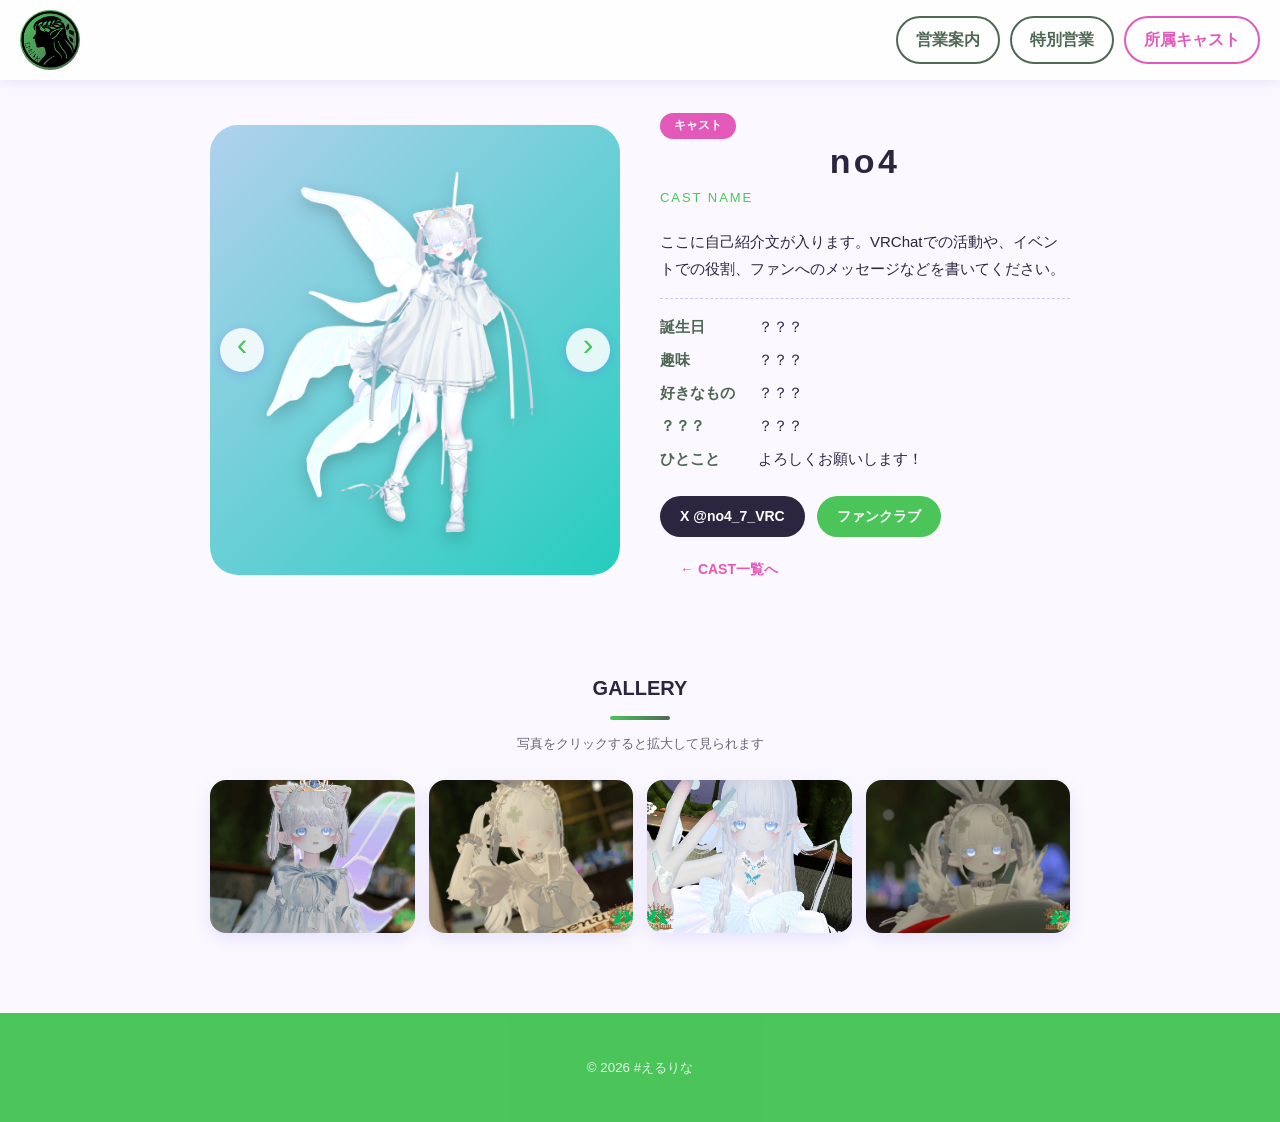
<file: no4.html>
<!DOCTYPE html>
<html lang="ja">
<head>
<meta charset="UTF-8">
<meta name="viewport" content="width=device-width, initial-scale=1">
<title>no4 | えるりな</title>
<link rel="stylesheet" href="style.css">
</head>
<body>
<header>
  <a class="home" href="index.html" aria-label="ホーム">
    <img src="hp_photo/a75024626c5015ea.png" alt="アイコン" width="60" height="60">
  </a>
  <nav>
    <a class="rl" href="index.html#regular">営業案内</a>
    <a class="sp" href="index.html#special">特別営業</a>
    <a class="cast1" href="index.html#cast">所属キャスト</a>
  </nav>
</header>

<main class="profile">
  <div class="p-photo slider">
    <!-- 写真を増やす: input と slide をそれぞれ1つ追加し、矢印のfor番号を揃える -->
    <input type="radio" name="pose" id="pose1" checked>
    <input type="radio" name="pose" id="pose2">
    <input type="radio" name="pose" id="pose3">
    <div class="slide">
      <img src="no4/game_screenshot_render_20260821_231647_alpha.png" alt="キャスト名 1">
      <label class="arrow prev" for="pose3" aria-label="前の写真">&#8249;</label>
      <label class="arrow next" for="pose2" aria-label="次の写真">&#8250;</label>
    </div>
    <div class="slide">
      <img src="no4/game_screenshot_render_20260821_231816_alpha.png" alt="キャスト名 2">
      <label class="arrow prev" for="pose1" aria-label="前の写真">&#8249;</label>
      <label class="arrow next" for="pose3" aria-label="次の写真">&#8250;</label>
    </div>
    <div class="slide">
      <img src="no4/game_screenshot_render_20260821_231433_alpha.png" alt="キャスト名 3">
      <label class="arrow prev" for="pose2" aria-label="前の写真">&#8249;</label>
      <label class="arrow next" for="pose1" aria-label="次の写真">&#8250;</label>
    </div>
  </div>
  <div class="p-body">
    <span class="tag">キャスト</span>
    <h1>no4</h1>
    <span class="en">CAST NAME</span>
    <p class="p-msg">ここに自己紹介文が入ります。VRChatでの活動や、イベントでの役割、ファンへのメッセージなどを書いてください。</p>
    <dl>
      <dt>誕生日</dt><dd>？？？</dd>
      <dt>趣味</dt><dd>？？？</dd>
      <dt>好きなもの</dt><dd>？？？</dd>
      <dt>？？？</dt><dd>？？？</dd>
      <dt>ひとこと</dt><dd>よろしくお願いします！</dd>
    </dl>
    <div class="p-links">
      <a href="https://x.com/no4_7_VRC" target="_blank" rel="noopener" >X @no4_7_VRC</a>
      <a href="#" target="_blank" rel="noopener" class="fan">ファンクラブ</a>
      <a href="index.html#cast">&larr; CAST一覧へ</a>
    </div>
  </div>
  <section class="gallery" id="gallery">
    <h2>GALLERY</h2>
    <p class="g-note">写真をクリックすると拡大して見られます</p>
    <div class="g-grid">
      <!-- 写真を増やす: サムネ行と、下の拡大用ブロックをそれぞれコピーし、番号(photoN)を揃える -->
      <a class="g-item" href="#photo1"><img src="no4/VRChat_2026-09-15_22-15-17.698_3840x2160.png" alt="写真1"></a>
      <a class="g-item" href="#photo2"><img src="no4/VRChat_2026-08-11_22-50-49.451_2560x1440.png" alt="写真2"></a>
      <a class="g-item" href="#photo3"><img src="no4/VRChat_2026-06-23_22-13-39.093_3840x2160.png" alt="写真3"></a>
      <a class="g-item" href="#photo4"><img src="no4/VRChat_2026-08-11_22-13-59.887_2560x1440.png" alt="写真4"></a>
    </div>
    <div class="lb" id="photo1">
      <a class="lb-bg" href="#gallery" aria-label="閉じる"></a>
      <img src="no4/VRChat_2026-09-15_22-15-17.698_3840x2160.png" alt="写真1">
      <a class="lb-close" href="#gallery" aria-label="閉じる">&times;</a>
      <a class="lb-prev" href="#photo4" aria-label="前へ">&#8249;</a>
      <a class="lb-next" href="#photo2" aria-label="次へ">&#8250;</a>
    </div>
    <div class="lb" id="photo2">
      <a class="lb-bg" href="#gallery" aria-label="閉じる"></a>
      <img src="no4/VRChat_2026-08-11_22-50-49.451_2560x1440.png" alt="写真2">
      <a class="lb-close" href="#gallery" aria-label="閉じる">&times;</a>
      <a class="lb-prev" href="#photo1" aria-label="前へ">&#8249;</a>
      <a class="lb-next" href="#photo3" aria-label="次へ">&#8250;</a>
    </div>
    <div class="lb" id="photo3">
      <a class="lb-bg" href="#gallery" aria-label="閉じる"></a>
      <img src="no4/VRChat_2026-06-23_22-13-39.093_3840x2160.png" alt="写真3">
      <a class="lb-close" href="#gallery" aria-label="閉じる">&times;</a>
      <a class="lb-prev" href="#photo2" aria-label="前へ">&#8249;</a>
      <a class="lb-next" href="#photo4" aria-label="次へ">&#8250;</a>
    </div>
    <div class="lb" id="photo4">
      <a class="lb-bg" href="#gallery" aria-label="閉じる"></a>
      <img src="no4/VRChat_2026-08-11_22-13-59.887_2560x1440.png" alt="写真4">
      <a class="lb-close" href="#gallery" aria-label="閉じる">&times;</a>
      <a class="lb-prev" href="#photo3" aria-label="前へ">&#8249;</a>
      <a class="lb-next" href="#photo1" aria-label="次へ">&#8250;</a>
    </div>
  </section>
</main>

<footer><small>&copy; 2026 #えるりな</small></footer>
</body>
</html>
</file>
<file: style.css>
:root{--main:#28ba39d4;--sub:#0a2d0fb7;--bg:#fbf9ff;--text:#2b2540;--card:#fff;--card2:#230808;--cast:#e359ba;--cast2:#25eb6eca;--cast3:#7ab47e;}
*{box-sizing:border-box;margin:0;padding:0}
html{scroll-behavior:smooth;scroll-padding-top:70px}
body{font-family:"Hiragino Sans","Noto Sans JP",sans-serif;background:var(--bg);color:var(--text);line-height:1.8}
a{color:inherit;text-decoration:none}

/* ヘッダー（スクロールしても追従） */
header{position:fixed;top:0;left:0;right:0;z-index:100;height:80px;display:flex;justify-content:space-between;align-items:center;padding:0 20px;background:rgba(255, 255, 255, 0.724);backdrop-filter:blur(8px);box-shadow:0 2px 12px rgba(124,92,255,.15)}
.home{width:60px;height:60px;border-radius:50%;background:linear-gradient(135deg,var(--main),var(--sub));display:grid;place-items:center}
.home svg{width:26px;height:26px;fill:#fff}
nav{display:flex;gap:10px}
nav a.rl{padding:8px 18px;border-radius:999px;font-weight:700;font-size:16px;border:2px solid var(--sub);color:var(--sub);transition:.2s}
nav a.sp{padding:8px 18px;border-radius:999px;font-weight:700;font-size:16px;border:2px solid var(--sub);color:var(--sub);transition:.2s}
nav a.cast1{padding:8px 18px;border-radius:999px;font-weight:700;font-size:16px;border:2px solid var(--cast);color:var(--cast);transition:.2s}
nav a.rl:hover{background:var(--sub);color:#fff}
nav a.sp:hover{background:var(--sub);color:#fff}
nav a.cast1:hover{background:var(--cast);color:#fff}
/* ヒーロー */
.hero{min-height:100vh;display:grid;place-items:center;text-align:center;padding:100px 20px 60px;background:radial-gradient(circle at 20% 20%,#3ef353 0,transparent 45%),radial-gradient(circle at 80% 70%,#e9fc5b 0,transparent 50%),var(--bg)}
.hero small{letter-spacing:.1em;color:#093906;font-weight:1000;font-size: 20px;vertical-align:middle;}
.hero .photo{width:700px;height:320px;margin:20px auto 30px;}
.hero p{max-width:560px;margin:0 auto}

section{padding:80px 20px;max-width:1000px;margin:0 auto}
h2{text-align:center;font-size:20px;margin-bottom:40px}
h1{text-align:center;font-size:60px;letter-spacing: 0.1em;}
h2::after{content:"";display:block;width:60px;height:4px;margin:10px auto 0;border-radius:2px;background:linear-gradient(90deg,var(--main),var(--sub))}

/* 営業案内 */
.info{display:grid;grid-template-columns:repeat(auto-fit,minmax(260px,1fr));gap:20px}
.box{background:var(--card);border-radius:20px;padding:28px;box-shadow:0 6px 24px rgba(92, 255, 149, 0.12)}
.box h3{color:var(--main);margin-bottom:8px}
.box.special{border:3px solid var(--sub)}
.box.special h3{color:var(--sub)}
.box dl{display:grid;grid-template-columns:5em 1fr;gap:4px 8px;font-size:15px}
.box dt{font-weight:700}

/* キャストプロフィール */
.cast{display:grid;grid-template-columns:repeat(auto-fit,minmax(280px,1fr));gap:60px 24px;padding-top:60px}
.card{background:var(--card);border-radius:24px;padding:0 24px 28px;box-shadow:0 6px 24px rgba(13, 225, 13, 0.267)}
.photo{height:280px;margin-top:-50px;display:flex;justify-content:center;align-items:flex-end}
/* ↓ここのsrcを透過PNGに差し替えて下さい */
.photo img{max-height:100%;max-width:100%;filter:drop-shadow(0 6px 8px rgba(0, 0, 0, 0.2))}
.card h3{font-size:22px;text-align:center;margin-top:12px}
.card .en{display:block;text-align:center;font-size:12px;color:var(--main);letter-spacing:.15em}
.card .tag{display:block;width:fit-content;margin:10px auto;padding:2px 14px;border-radius:999px;background:var(--cast);color:#fff;font-size:12px;font-weight:700}
.card dl{display:grid;grid-template-columns:5.5em 1fr;gap:4px 8px;font-size:14px;border-top:1px dashed #b4febe;padding-top:12px}
.card dt{color:var(--sub);font-weight:700}
.card .x{display:block;text-align:center;margin-top:14px;font-size:13px;font-weight:700;color:var(--card2)}

/* フッター */
footer{background:var(--main);color:#fff;text-align:center;padding:40px 20px}
.sns{display:flex;justify-content:center;gap:20px;margin-bottom:16px}
.sns a{width:52px;height:52px;border-radius:50%;background:#fff;overflow:hidden;display:block;transition:.2s}
.sns a:hover{transform:translateY(-4px)}
.sns a img{width:100%;height:100%;object-fit:cover;display:block}
footer small{opacity:.85}

@media(max-width:600px){nav a{padding:6px 12px;font-size:12px}}

/* カード → 個人ページへのリンク */
.card{position:relative;transition:.2s}
.card:hover{transform:translateY(-4px)}
.card .more{display:block;width:fit-content;margin:16px auto 0;padding:6px 22px;border-radius:999px;background:var(--cast2);color:#fff;font-size:13px;font-weight:700}
.card .more::after{content:"";position:absolute;inset:0;border-radius:24px}
.card .x{position:relative;z-index:1}

/* 個人プロフィールページ */
.profile{max-width:900px;margin:0 auto;padding:110px 20px 80px;display:grid;grid-template-columns:1fr 1fr;gap:40px;align-items:center}
.p-photo{background:linear-gradient(135deg,#b0d1ee,#25cdbf);border-radius:28px;padding:30px 20px 0;display:flex;justify-content:center;align-items:flex-end;min-height:420px}
.p-photo img{max-width:100%;max-height:420px;filter:drop-shadow(0 6px 8px rgba(0,0,0,.2))}
.p-body .tag{display:inline-block;padding:2px 14px;border-radius:999px;background:var(--cast);color:#fff;font-size:12px;font-weight:700}
.p-body h1{font-size:34px;line-height:1.3}
.p-body .en{color:var(--main);letter-spacing:.15em;font-size:13px}
.p-msg{margin:16px 0;font-size:15px}
.p-body dl{display:grid;grid-template-columns:6em 1fr;gap:6px 8px;border-top:1px dashed #cfc4ff;padding-top:14px;font-size:15px}
.p-body dt{color:var(--sub);font-weight:700}
.p-links{display:flex;gap:12px;flex-wrap:wrap;margin-top:24px}
.p-links a{padding:8px 20px;border-radius:999px;color:var(--cast);font-weight:700;font-size:14px}
.p-links a.fan{background:var(--main);color:#fff}
.p-links a:first-child{background:var(--text);color:#fff}
@media(max-width:700px){.profile{grid-template-columns:1fr}}

/* ギャラリー（CSSのみ） */
.gallery{grid-column:1/-1;padding:40px 0 0}
.gallery h2{margin-bottom:12px}
.g-note{text-align:center;font-size:13px;margin-bottom:24px;opacity:.7}
.g-grid{display:grid;grid-template-columns:repeat(auto-fill,minmax(180px,1fr));gap:14px}
.g-item{display:block;border-radius:16px;overflow:hidden;cursor:zoom-in;aspect-ratio:4/3;box-shadow:0 6px 18px rgba(124,92,255,.15);transition:.2s}
.g-item:hover{transform:translateY(-4px)}
.g-item img{width:100%;height:100%;object-fit:cover;display:block}
.lb{display:none;position:fixed;inset:0;z-index:200;background:rgba(20,15,40,.88);align-items:center;justify-content:center}
.lb:target{display:flex}
.lb-bg{position:absolute;inset:0;cursor:zoom-out}
.lb>img{position:relative;max-width:80vw;max-height:86vh;border-radius:12px;pointer-events:none}
.lb-close,.lb-prev,.lb-next{position:absolute;display:grid;place-items:center;width:48px;height:48px;border-radius:50%;background:rgba(255,255,255,.25);color:#fff;font-size:34px;line-height:1}
.lb-close:hover,.lb-prev:hover,.lb-next:hover{background:rgba(255,255,255,.5)}
.lb-close{top:16px;right:16px}
.lb-prev{left:12px;top:50%;transform:translateY(-50%)}
.lb-next{right:12px;top:50%;transform:translateY(-50%)}

/* 大きい写真のスライダー（CSSのみ） */
.p-photo{position:relative}
.slider input{display:none}
.slide{display:none;width:100%;justify-content:center;align-items:flex-end}
.slider input:nth-of-type(1):checked ~ .slide:nth-of-type(1){display:flex}
.slider input:nth-of-type(2):checked ~ .slide:nth-of-type(2){display:flex}
.slider input:nth-of-type(3):checked ~ .slide:nth-of-type(3){display:flex}
.slider input:nth-of-type(4):checked ~ .slide:nth-of-type(4){display:flex}
.slider input:nth-of-type(5):checked ~ .slide:nth-of-type(5){display:flex}
.slider input:nth-of-type(6):checked ~ .slide:nth-of-type(6){display:flex}
.arrow{position:absolute;top:50%;transform:translateY(-50%);z-index:2;text-align:center;width:44px;height:44px;border-radius:50%;background:rgba(255,255,255,.85);color:var(--main);font-size:32px;line-height:1;cursor:pointer;box-shadow:0 2px 8px rgba(124,92,255,.3);user-select:none;transition:.2s}
.arrow:hover{background:var(--cast3);color:#fff}
.arrow.prev{left:10px}
.arrow.next{right:10px}

/* キャスト一覧：横に自動でゆっくり流れる（CSSのみ） */
#cast{max-width:none;padding-left:0;padding-right:0}
.marquee{overflow:hidden;padding:70px 0 40px}
.track{display:flex;width:max-content;animation:flow 80s linear infinite}
.marquee:hover .track{animation-play-state:paused}
.track .card{width:260px;margin-right:24px;flex:none}
@keyframes flow{to{transform:translateX(-50%)}}
@media(prefers-reduced-motion:reduce){.track{animation:none}.marquee{overflow-x:auto}}

/* 左右の矢印で好きなキャストを選べる（CSSのみ） */
.cast-slider{position:relative}
.cast-slider>input{display:none}
.cast-slider .arrow{top:48%;width:52px;height:52px;font-size:38px;z-index:5;}
.cast-slider .arrow.prev{left:14px}
.cast-slider .arrow.next{right:14px}
.cs-nav{display:none}
.auto-btn{position:absolute;bottom:0;left:50%;margin-bottom: -15px;transform:translateX(-50%);z-index:5;padding:6px 20px;border-radius:999px;background:var(--cast3);color:#fff;font-size:13px;font-weight:700;cursor:pointer}
.track{transition:transform .6s ease}
.cast-slider>input:not(#cs0):checked ~ .marquee .track{animation:none}
#cs0:checked ~ .n0{display:block}
#cs1:checked ~ .n1{display:block}
#cs1:checked ~ .marquee .track{transform:translateX(-0px)}
#cs2:checked ~ .n2{display:block}
#cs2:checked ~ .marquee .track{transform:translateX(-284px)}
#cs3:checked ~ .n3{display:block}
#cs3:checked ~ .marquee .track{transform:translateX(-568px)}
#cs4:checked ~ .n4{display:block}
#cs4:checked ~ .marquee .track{transform:translateX(-852px)}
#cs5:checked ~ .n5{display:block}
#cs5:checked ~ .marquee .track{transform:translateX(-1136px)}
#cs6:checked ~ .n6{display:block}
#cs6:checked ~ .marquee .track{transform:translateX(-1420px)}
#cs7:checked ~ .n7{display:block}
#cs7:checked ~ .marquee .track{transform:translateX(-1704px)}
#cs8:checked ~ .n8{display:block}
#cs8:checked ~ .marquee .track{transform:translateX(-1988px)}
#cs9:checked ~ .n9{display:block}
#cs9:checked ~ .marquee .track{transform:translateX(-2272px)}
#cs10:checked ~ .n10{display:block}
#cs10:checked ~ .marquee .track{transform:translateX(-2556px)}

/* 特別営業：写真・過去ページ */
.ev-photo{margin:-28px -28px 16px;aspect-ratio:16/9;overflow:hidden;border-radius:17px 17px 0 0}
.ev-photo img{width:100%;height:100%;object-fit:cover;display:block}
.btn-past{display:block;width:fit-content;margin:32px auto 0;padding:10px 28px;border-radius:999px;background:var(--sub);color:#fff;font-weight:700;transition:.2s}
.btn-past:hover{transform:translateY(-3px)}
.past{max-width:1000px;margin:0 auto;padding:110px 20px 80px}
.past-event{margin-bottom:32px}
.past-event .p-date{color:var(--sub);font-weight:700;font-size:14px}
.past-event .g-grid{margin-top:16px}

/* 特別営業の写真サイズ調整（ここの数字で変更できます） */
:root{--ev-card-w:320px;--ev-photo-h:170px}
#special .info{grid-template-columns:repeat(auto-fit,minmax(240px,var(--ev-card-w)));justify-content:center}
.ev-photo{aspect-ratio:auto;height:var(--ev-photo-h)}
.ev-photo img{object-fit:cover;max-width:100%}
.past-event .g-grid{grid-template-columns:repeat(auto-fill,minmax(140px,160px))}
.past-event{max-width:720px;margin-left:auto;margin-right:auto}
 
/* 特別営業の写真は16:9固定（枠に合わせて中央を切り取り） */
.ev-photo{height:auto;aspect-ratio:16/9}
.past-event .g-item{aspect-ratio:16/9}
.past-event .g-grid{grid-template-columns:repeat(auto-fill,minmax(180px,220px))}
 
/* 特別営業：画面が広くなってもサイズ固定（増えた分は余白になる） */
:root{--ev-card-w:450px;--ev-thumb-w:200px}
#special .info{grid-template-columns:repeat(auto-fit,minmax(min(var(--ev-card-w),100%),var(--ev-card-w)));justify-content:center}
#special .box{width:100%;max-width:var(--ev-card-w)}
.past-event .g-grid{grid-template-columns:repeat(auto-fill,minmax(min(var(--ev-thumb-w),100%),var(--ev-thumb-w)));justify-content:start}
</file>
